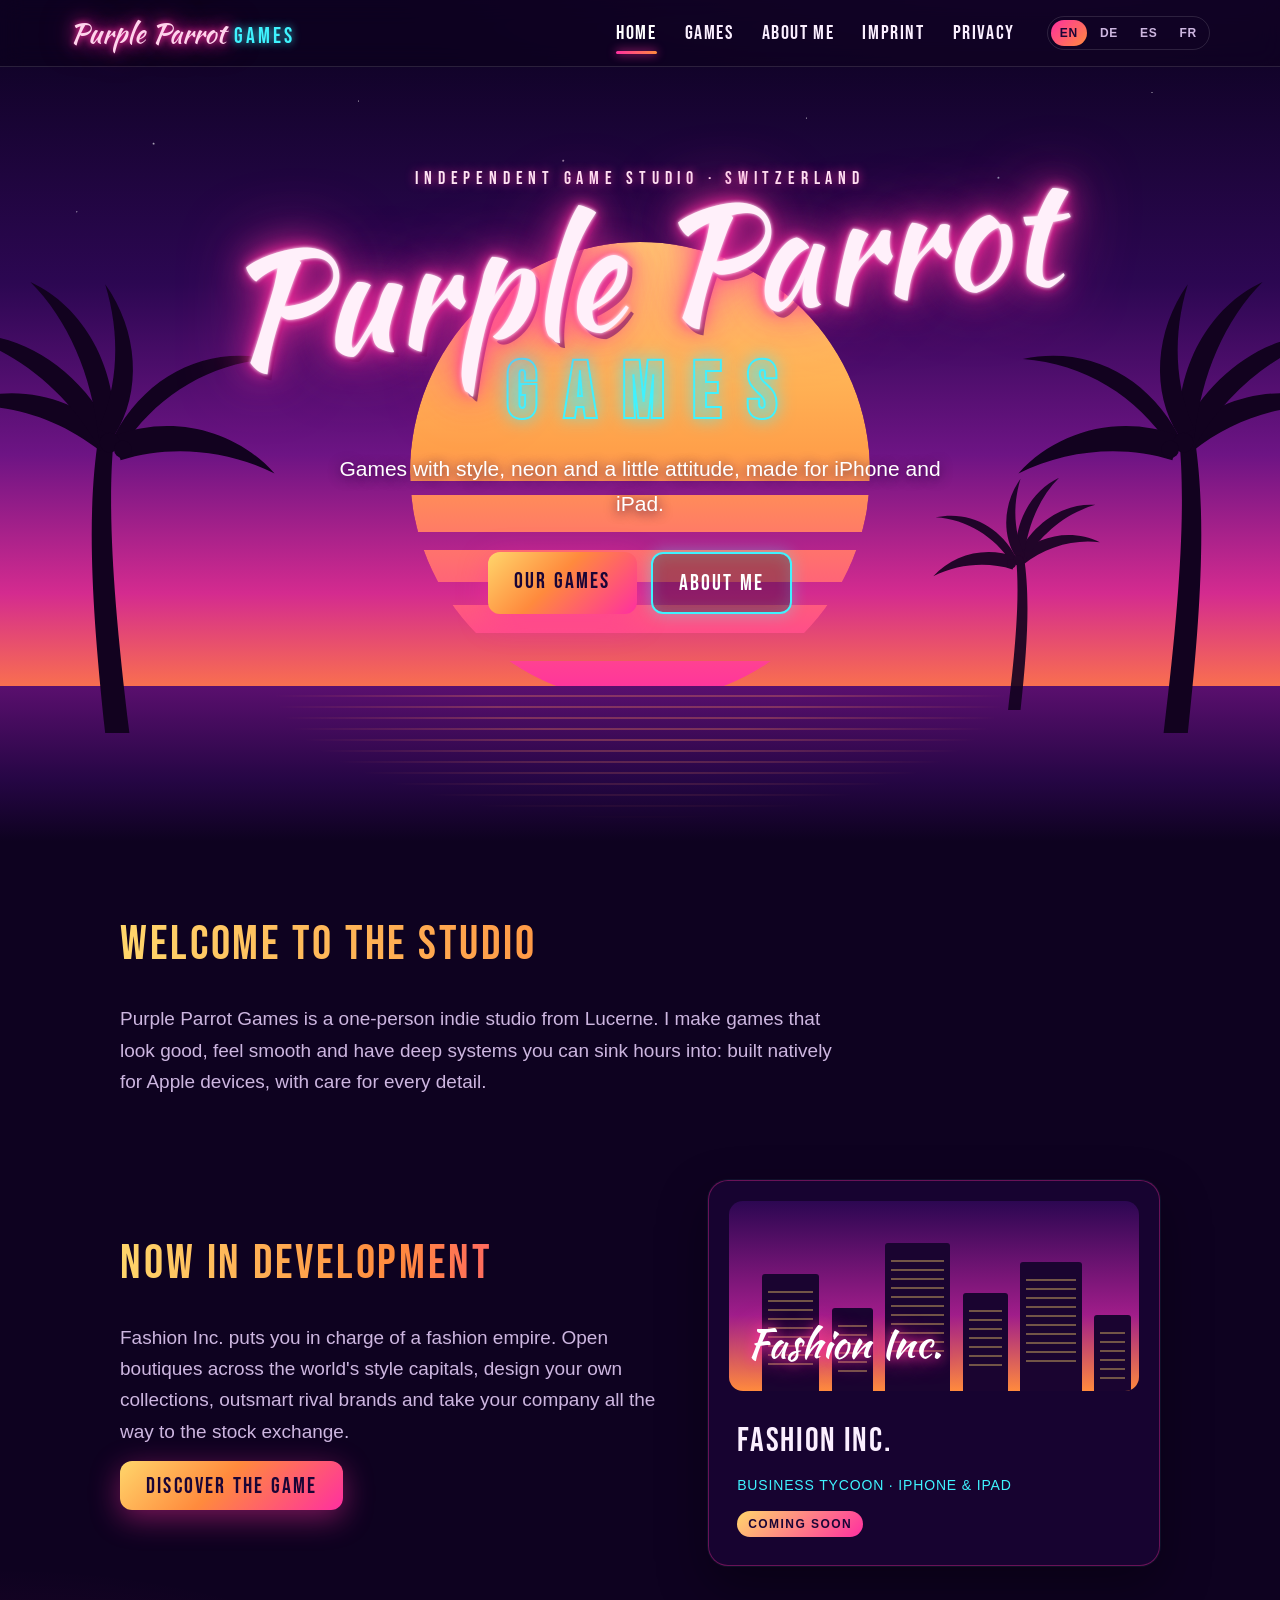
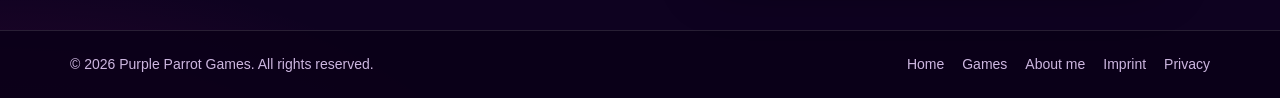
<file: index.html>
<!doctype html>
<html lang="en">
<head>
<meta charset="utf-8">
<meta name="viewport" content="width=device-width, initial-scale=1">
<title data-i18n="title.home">Purple Parrot Games – Independent game studio</title>
<meta name="description" content="Purple Parrot Games – independent game studio from Lucerne, Switzerland.">
<meta name="theme-color" content="#0e0220">
<link rel="icon" href="data:image/svg+xml,%3Csvg xmlns='http://www.w3.org/2000/svg' viewBox='0 0 64 64'%3E%3Cdefs%3E%3ClinearGradient id='g' x1='0' y1='0' x2='0' y2='1'%3E%3Cstop offset='0' stop-color='%23ffd66b'/%3E%3Cstop offset='1' stop-color='%23ff2fa0'/%3E%3C/linearGradient%3E%3C/defs%3E%3Ccircle cx='32' cy='32' r='30' fill='url(%23g)'/%3E%3Ctext x='32' y='43' font-family='Georgia' font-size='30' font-weight='700' text-anchor='middle' fill='%231a0536'%3EP%3C/text%3E%3C/svg%3E">
<link rel="preload" href="assets/fonts/bebas-neue.woff2" as="font" type="font/woff2" crossorigin>
<link rel="stylesheet" href="assets/style.css">
<script src="assets/i18n.js" defer></script>
</head>
<body>
<header class="site-header"><div class="bar">
<a class="logo" href="index.html" aria-label="Purple Parrot Games"><span class="s">Purple Parrot</span><span class="g">GAMES</span></a>
<button class="menu-btn" type="button" aria-expanded="false" aria-controls="nav" data-i18n-aria="menu" aria-label="Menu">&#9776;</button>
<nav class="nav" id="nav"><a href="index.html" aria-current="page"><span data-i18n="nav.home">Home</span></a><a href="games.html"><span data-i18n="nav.games">Games</span></a><a href="about.html"><span data-i18n="nav.about">About me</span></a><a href="impressum.html"><span data-i18n="nav.impressum">Imprint</span></a><a href="datenschutz.html"><span data-i18n="nav.privacy">Privacy</span></a></nav>
<div class="langs" role="group" aria-label="Language"><button type="button" data-lang="en" aria-pressed="true">EN</button><button type="button" data-lang="de" aria-pressed="false">DE</button><button type="button" data-lang="es" aria-pressed="false">ES</button><button type="button" data-lang="fr" aria-pressed="false">FR</button></div>
</div></header>
<main>
<section class="sky hero"><div class="sun" aria-hidden="true"></div><div class="sea" aria-hidden="true"></div><svg class="palm l" viewBox="0 0 300 420" aria-hidden="true" fill="currentColor">
<path d="M150 150c-6 60-2 140 14 270h-22c-14-128-16-206-6-270z"/>
<path d="M150 150c-40-40-100-50-148-26 46-6 96 8 136 40z"/>
<path d="M150 150c-30-60-84-96-140-92 50 14 96 50 126 102z"/>
<path d="M150 150c4-62-28-118-76-140 34 34 56 84 62 142z"/>
<path d="M150 150c30-56 84-82 142-70-56 4-104 34-134 80z"/>
<path d="M150 150c52-20 110-6 146 34-44-22-96-26-140-12z"/>
<path d="M150 150c26-40 22-96-8-138 14 46 12 92-6 132z"/>
<circle cx="146" cy="156" r="9"/><circle cx="158" cy="162" r="8"/>
</svg><svg class="palm r" viewBox="0 0 300 420" aria-hidden="true" fill="currentColor">
<path d="M150 150c-6 60-2 140 14 270h-22c-14-128-16-206-6-270z"/>
<path d="M150 150c-40-40-100-50-148-26 46-6 96 8 136 40z"/>
<path d="M150 150c-30-60-84-96-140-92 50 14 96 50 126 102z"/>
<path d="M150 150c4-62-28-118-76-140 34 34 56 84 62 142z"/>
<path d="M150 150c30-56 84-82 142-70-56 4-104 34-134 80z"/>
<path d="M150 150c52-20 110-6 146 34-44-22-96-26-140-12z"/>
<path d="M150 150c26-40 22-96-8-138 14 46 12 92-6 132z"/>
<circle cx="146" cy="156" r="9"/><circle cx="158" cy="162" r="8"/>
</svg><svg class="palm r small" viewBox="0 0 300 420" aria-hidden="true" fill="currentColor">
<path d="M150 150c-6 60-2 140 14 270h-22c-14-128-16-206-6-270z"/>
<path d="M150 150c-40-40-100-50-148-26 46-6 96 8 136 40z"/>
<path d="M150 150c-30-60-84-96-140-92 50 14 96 50 126 102z"/>
<path d="M150 150c4-62-28-118-76-140 34 34 56 84 62 142z"/>
<path d="M150 150c30-56 84-82 142-70-56 4-104 34-134 80z"/>
<path d="M150 150c52-20 110-6 146 34-44-22-96-26-140-12z"/>
<path d="M150 150c26-40 22-96-8-138 14 46 12 92-6 132z"/>
<circle cx="146" cy="156" r="9"/><circle cx="158" cy="162" r="8"/>
</svg>
<div>
<div data-i18n="home.kicker" class="kicker">Independent game studio · Switzerland</div>
<h1 class="brand-xl"><span class="s">Purple Parrot</span><span class="g">GAMES</span></h1>
<p data-i18n="home.tagline" class="tagline">Games with style, neon and a little attitude, made for iPhone and iPad.</p>
<div class="btns"><a class="btn primary" href="games.html"><span data-i18n="home.cta.games">Our games</span></a><a class="btn ghost" href="about.html"><span data-i18n="home.cta.about">About me</span></a></div>
</div></section>
<section class="wrap">
<h2 data-i18n="home.studio.title" class="section-title">Welcome to the studio</h2>
<p data-i18n="home.studio.text" class="lead">Purple Parrot Games is a one-person indie studio from Lucerne. I make games that look good, feel smooth and have deep systems you can sink hours into: built natively for Apple devices, with care for every detail.</p>
</section>
<section class="wrap" style="padding-top:0">
<div class="feature">
<div>
<h2 data-i18n="home.feat.title" class="section-title">Now in development</h2>
<p data-i18n="home.feat.text" class="lead">Fashion Inc. puts you in charge of a fashion empire. Open boutiques across the world&#x27;s style capitals, design your own collections, outsmart rival brands and take your company all the way to the stock exchange.</p>
<p style="margin-top:22px"><a class="btn primary" href="games.html"><span data-i18n="home.feat.cta">Discover the game</span></a></p>
</div>
<div class="card">
<div class="game-art" aria-hidden="true">
<span class="tower" style="left:8%;width:14%;height:62%"></span><span class="tower" style="left:25%;width:10%;height:44%"></span>
<span class="tower" style="left:38%;width:16%;height:78%"></span><span class="tower" style="left:57%;width:11%;height:52%"></span>
<span class="tower" style="left:71%;width:15%;height:68%"></span><span class="tower" style="left:89%;width:9%;height:40%"></span>
<span class="tag">Fashion Inc.</span></div>
<h3>Fashion Inc.</h3><div data-i18n="games.fi.meta" class="meta">Business tycoon · iPhone &amp; iPad</div><span data-i18n="badge.soon" class="badge">Coming soon</span>
</div>
</div>
</section>
</main>
<footer class="site-footer"><div class="bar">
<span>© 2026 Purple Parrot Games. <span data-i18n="footer.rights">All rights reserved.</span></span>
<nav><a href="index.html"><span data-i18n="nav.home">Home</span></a><a href="games.html"><span data-i18n="nav.games">Games</span></a><a href="about.html"><span data-i18n="nav.about">About me</span></a><a href="impressum.html"><span data-i18n="nav.impressum">Imprint</span></a><a href="datenschutz.html"><span data-i18n="nav.privacy">Privacy</span></a></nav></div></footer>
</body>
</html>
</file>
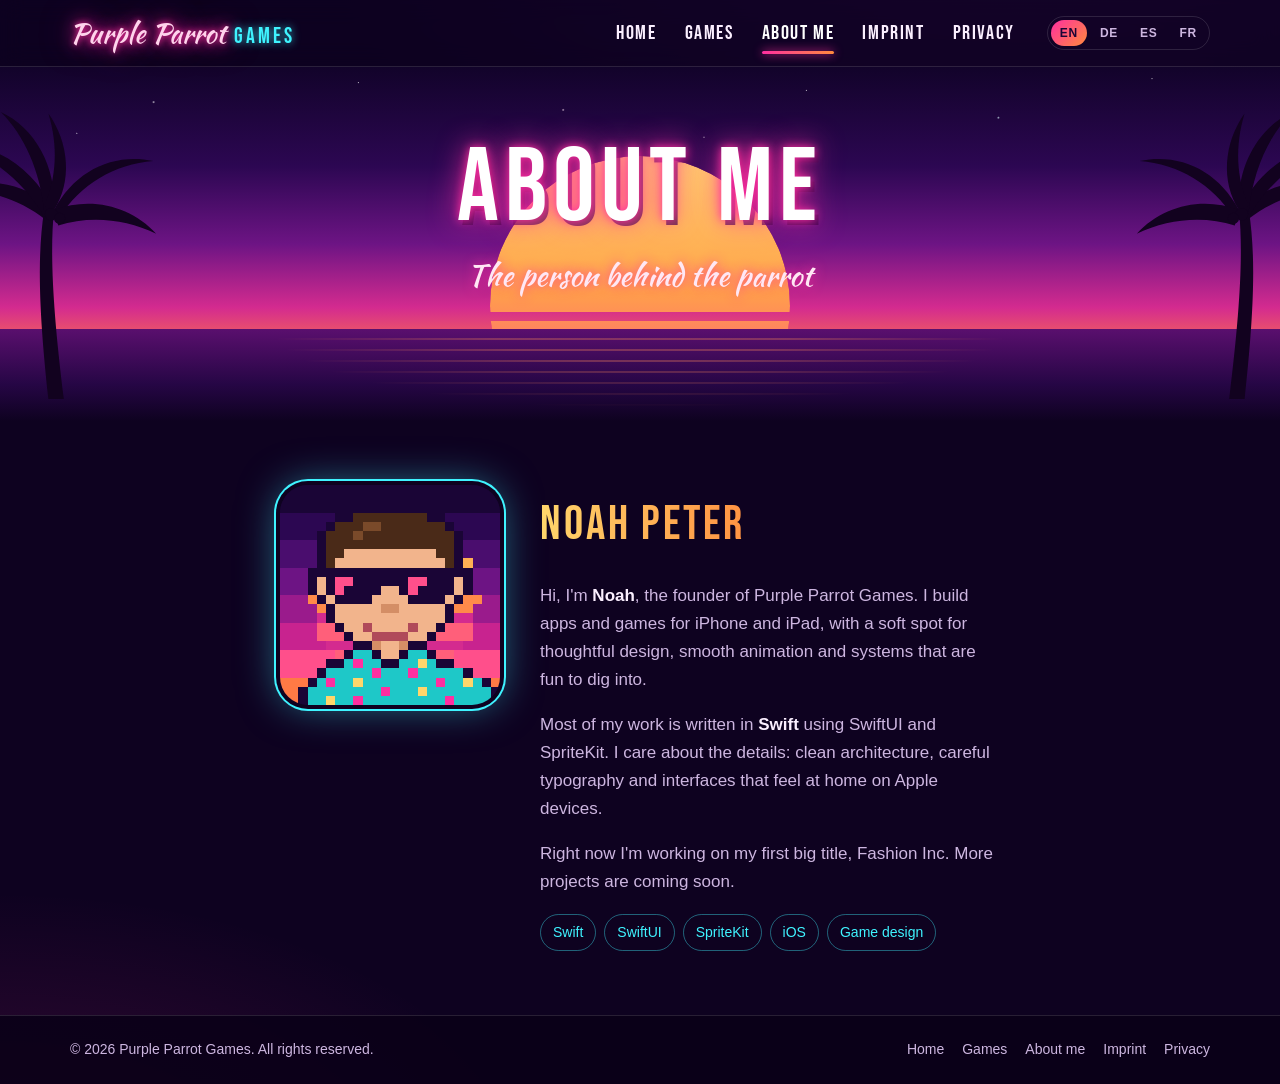
<file: about.html>
<!doctype html>
<html lang="en">
<head>
<meta charset="utf-8">
<meta name="viewport" content="width=device-width, initial-scale=1">
<title data-i18n="title.about">About me – Purple Parrot Games</title>
<meta name="description" content="Purple Parrot Games – independent game studio from Lucerne, Switzerland.">
<meta name="theme-color" content="#0e0220">
<link rel="icon" href="data:image/svg+xml,%3Csvg xmlns='http://www.w3.org/2000/svg' viewBox='0 0 64 64'%3E%3Cdefs%3E%3ClinearGradient id='g' x1='0' y1='0' x2='0' y2='1'%3E%3Cstop offset='0' stop-color='%23ffd66b'/%3E%3Cstop offset='1' stop-color='%23ff2fa0'/%3E%3C/linearGradient%3E%3C/defs%3E%3Ccircle cx='32' cy='32' r='30' fill='url(%23g)'/%3E%3Ctext x='32' y='43' font-family='Georgia' font-size='30' font-weight='700' text-anchor='middle' fill='%231a0536'%3EP%3C/text%3E%3C/svg%3E">
<link rel="preload" href="assets/fonts/bebas-neue.woff2" as="font" type="font/woff2" crossorigin>
<link rel="stylesheet" href="assets/style.css">
<script src="assets/i18n.js" defer></script>
</head>
<body>
<header class="site-header"><div class="bar">
<a class="logo" href="index.html" aria-label="Purple Parrot Games"><span class="s">Purple Parrot</span><span class="g">GAMES</span></a>
<button class="menu-btn" type="button" aria-expanded="false" aria-controls="nav" data-i18n-aria="menu" aria-label="Menu">&#9776;</button>
<nav class="nav" id="nav"><a href="index.html"><span data-i18n="nav.home">Home</span></a><a href="games.html"><span data-i18n="nav.games">Games</span></a><a href="about.html" aria-current="page"><span data-i18n="nav.about">About me</span></a><a href="impressum.html"><span data-i18n="nav.impressum">Imprint</span></a><a href="datenschutz.html"><span data-i18n="nav.privacy">Privacy</span></a></nav>
<div class="langs" role="group" aria-label="Language"><button type="button" data-lang="en" aria-pressed="true">EN</button><button type="button" data-lang="de" aria-pressed="false">DE</button><button type="button" data-lang="es" aria-pressed="false">ES</button><button type="button" data-lang="fr" aria-pressed="false">FR</button></div>
</div></header>
<main>
<section class="sky page-hero"><div class="sun" aria-hidden="true"></div><div class="sea" aria-hidden="true"></div><svg class="palm l" viewBox="0 0 300 420" aria-hidden="true" fill="currentColor">
<path d="M150 150c-6 60-2 140 14 270h-22c-14-128-16-206-6-270z"/>
<path d="M150 150c-40-40-100-50-148-26 46-6 96 8 136 40z"/>
<path d="M150 150c-30-60-84-96-140-92 50 14 96 50 126 102z"/>
<path d="M150 150c4-62-28-118-76-140 34 34 56 84 62 142z"/>
<path d="M150 150c30-56 84-82 142-70-56 4-104 34-134 80z"/>
<path d="M150 150c52-20 110-6 146 34-44-22-96-26-140-12z"/>
<path d="M150 150c26-40 22-96-8-138 14 46 12 92-6 132z"/>
<circle cx="146" cy="156" r="9"/><circle cx="158" cy="162" r="8"/>
</svg><svg class="palm r" viewBox="0 0 300 420" aria-hidden="true" fill="currentColor">
<path d="M150 150c-6 60-2 140 14 270h-22c-14-128-16-206-6-270z"/>
<path d="M150 150c-40-40-100-50-148-26 46-6 96 8 136 40z"/>
<path d="M150 150c-30-60-84-96-140-92 50 14 96 50 126 102z"/>
<path d="M150 150c4-62-28-118-76-140 34 34 56 84 62 142z"/>
<path d="M150 150c30-56 84-82 142-70-56 4-104 34-134 80z"/>
<path d="M150 150c52-20 110-6 146 34-44-22-96-26-140-12z"/>
<path d="M150 150c26-40 22-96-8-138 14 46 12 92-6 132z"/>
<circle cx="146" cy="156" r="9"/><circle cx="158" cy="162" r="8"/>
</svg>
<h1 data-i18n="nav.about">About me</h1><p data-i18n="about.sub">The person behind the parrot</p></section>
<section class="wrap narrow">
<div class="about">
<div class="avatar" style="background:#1a0536;border-radius:28px;overflow:hidden"><svg class="pixel-avatar" style="width:100%;height:100%;display:block" viewBox="0 0 24 24" shape-rendering="crispEdges" role="img" aria-label="Pixel art portrait of Noah"><rect x="0" y="0" width="24" height="1" fill="#1a0536"/><rect x="0" y="1" width="24" height="1" fill="#1a0536"/><rect x="0" y="2" width="24" height="1" fill="#1a0536"/><rect x="0" y="3" width="6" height="1" fill="#2c0752"/><rect x="6" y="3" width="2" height="1" fill="#1a0536"/><rect x="8" y="3" width="8" height="1" fill="#4a2a18"/><rect x="16" y="3" width="2" height="1" fill="#1a0536"/><rect x="18" y="3" width="6" height="1" fill="#2c0752"/><rect x="0" y="4" width="5" height="1" fill="#2c0752"/><rect x="5" y="4" width="1" height="1" fill="#1a0536"/><rect x="6" y="4" width="3" height="1" fill="#4a2a18"/><rect x="9" y="4" width="2" height="1" fill="#7a4a2a"/><rect x="11" y="4" width="7" height="1" fill="#4a2a18"/><rect x="18" y="4" width="1" height="1" fill="#1a0536"/><rect x="19" y="4" width="5" height="1" fill="#2c0752"/><rect x="0" y="5" width="4" height="1" fill="#2c0752"/><rect x="4" y="5" width="1" height="1" fill="#1a0536"/><rect x="5" y="5" width="3" height="1" fill="#4a2a18"/><rect x="8" y="5" width="1" height="1" fill="#7a4a2a"/><rect x="9" y="5" width="10" height="1" fill="#4a2a18"/><rect x="19" y="5" width="1" height="1" fill="#1a0536"/><rect x="20" y="5" width="4" height="1" fill="#2c0752"/><rect x="0" y="6" width="4" height="1" fill="#4a0d6e"/><rect x="4" y="6" width="1" height="1" fill="#1a0536"/><rect x="5" y="6" width="14" height="1" fill="#4a2a18"/><rect x="19" y="6" width="1" height="1" fill="#1a0536"/><rect x="20" y="6" width="4" height="1" fill="#4a0d6e"/><rect x="0" y="7" width="4" height="1" fill="#4a0d6e"/><rect x="4" y="7" width="1" height="1" fill="#1a0536"/><rect x="5" y="7" width="2" height="1" fill="#4a2a18"/><rect x="7" y="7" width="10" height="1" fill="#f2b48c"/><rect x="17" y="7" width="2" height="1" fill="#4a2a18"/><rect x="19" y="7" width="1" height="1" fill="#1a0536"/><rect x="20" y="7" width="4" height="1" fill="#4a0d6e"/><rect x="0" y="8" width="4" height="1" fill="#4a0d6e"/><rect x="4" y="8" width="1" height="1" fill="#1a0536"/><rect x="5" y="8" width="1" height="1" fill="#4a2a18"/><rect x="6" y="8" width="12" height="1" fill="#f2b48c"/><rect x="18" y="8" width="1" height="1" fill="#4a2a18"/><rect x="19" y="8" width="1" height="1" fill="#1a0536"/><rect x="20" y="8" width="1" height="1" fill="#ffb054"/><rect x="21" y="8" width="3" height="1" fill="#4a0d6e"/><rect x="0" y="9" width="3" height="1" fill="#6d1484"/><rect x="3" y="9" width="18" height="1" fill="#1a0536"/><rect x="21" y="9" width="3" height="1" fill="#6d1484"/><rect x="0" y="10" width="3" height="1" fill="#6d1484"/><rect x="3" y="10" width="1" height="1" fill="#1a0536"/><rect x="4" y="10" width="1" height="1" fill="#f2b48c"/><rect x="5" y="10" width="1" height="1" fill="#1a0536"/><rect x="6" y="10" width="2" height="1" fill="#ff4f8b"/><rect x="8" y="10" width="6" height="1" fill="#1a0536"/><rect x="14" y="10" width="2" height="1" fill="#ff4f8b"/><rect x="16" y="10" width="3" height="1" fill="#1a0536"/><rect x="19" y="10" width="1" height="1" fill="#f2b48c"/><rect x="20" y="10" width="1" height="1" fill="#1a0536"/><rect x="21" y="10" width="3" height="1" fill="#6d1484"/><rect x="0" y="11" width="3" height="1" fill="#6d1484"/><rect x="3" y="11" width="1" height="1" fill="#1a0536"/><rect x="4" y="11" width="1" height="1" fill="#f2b48c"/><rect x="5" y="11" width="1" height="1" fill="#1a0536"/><rect x="6" y="11" width="1" height="1" fill="#ff4f8b"/><rect x="7" y="11" width="4" height="1" fill="#1a0536"/><rect x="11" y="11" width="2" height="1" fill="#f2b48c"/><rect x="13" y="11" width="1" height="1" fill="#1a0536"/><rect x="14" y="11" width="1" height="1" fill="#ff4f8b"/><rect x="15" y="11" width="4" height="1" fill="#1a0536"/><rect x="19" y="11" width="1" height="1" fill="#f2b48c"/><rect x="20" y="11" width="1" height="1" fill="#1a0536"/><rect x="21" y="11" width="3" height="1" fill="#6d1484"/><rect x="0" y="12" width="3" height="1" fill="#9a1b8c"/><rect x="3" y="12" width="1" height="1" fill="#ff8a4a"/><rect x="4" y="12" width="1" height="1" fill="#1a0536"/><rect x="5" y="12" width="1" height="1" fill="#f2b48c"/><rect x="6" y="12" width="4" height="1" fill="#1a0536"/><rect x="10" y="12" width="4" height="1" fill="#f2b48c"/><rect x="14" y="12" width="4" height="1" fill="#1a0536"/><rect x="18" y="12" width="1" height="1" fill="#f2b48c"/><rect x="19" y="12" width="1" height="1" fill="#1a0536"/><rect x="20" y="12" width="2" height="1" fill="#ff8a4a"/><rect x="22" y="12" width="2" height="1" fill="#9a1b8c"/><rect x="0" y="13" width="4" height="1" fill="#9a1b8c"/><rect x="4" y="13" width="1" height="1" fill="#ff8a4a"/><rect x="5" y="13" width="1" height="1" fill="#1a0536"/><rect x="6" y="13" width="5" height="1" fill="#f2b48c"/><rect x="11" y="13" width="2" height="1" fill="#d48e66"/><rect x="13" y="13" width="5" height="1" fill="#f2b48c"/><rect x="18" y="13" width="1" height="1" fill="#1a0536"/><rect x="19" y="13" width="2" height="1" fill="#ff8a4a"/><rect x="21" y="13" width="3" height="1" fill="#9a1b8c"/><rect x="0" y="14" width="4" height="1" fill="#9a1b8c"/><rect x="4" y="14" width="1" height="1" fill="#d42b8f"/><rect x="5" y="14" width="1" height="1" fill="#1a0536"/><rect x="6" y="14" width="12" height="1" fill="#f2b48c"/><rect x="18" y="14" width="1" height="1" fill="#1a0536"/><rect x="19" y="14" width="2" height="1" fill="#d42b8f"/><rect x="21" y="14" width="3" height="1" fill="#9a1b8c"/><rect x="0" y="15" width="4" height="1" fill="#c8238f"/><rect x="4" y="15" width="2" height="1" fill="#ff5f7a"/><rect x="6" y="15" width="1" height="1" fill="#1a0536"/><rect x="7" y="15" width="2" height="1" fill="#f2b48c"/><rect x="9" y="15" width="1" height="1" fill="#b04a5a"/><rect x="10" y="15" width="4" height="1" fill="#f2b48c"/><rect x="14" y="15" width="1" height="1" fill="#b04a5a"/><rect x="15" y="15" width="2" height="1" fill="#f2b48c"/><rect x="17" y="15" width="1" height="1" fill="#1a0536"/><rect x="18" y="15" width="3" height="1" fill="#ff5f7a"/><rect x="21" y="15" width="3" height="1" fill="#c8238f"/><rect x="0" y="16" width="4" height="1" fill="#c8238f"/><rect x="4" y="16" width="3" height="1" fill="#ff5f7a"/><rect x="7" y="16" width="1" height="1" fill="#1a0536"/><rect x="8" y="16" width="2" height="1" fill="#f2b48c"/><rect x="10" y="16" width="4" height="1" fill="#b04a5a"/><rect x="14" y="16" width="2" height="1" fill="#f2b48c"/><rect x="16" y="16" width="1" height="1" fill="#1a0536"/><rect x="17" y="16" width="4" height="1" fill="#ff5f7a"/><rect x="21" y="16" width="3" height="1" fill="#c8238f"/><rect x="0" y="17" width="5" height="1" fill="#c8238f"/><rect x="5" y="17" width="3" height="1" fill="#d42b8f"/><rect x="8" y="17" width="2" height="1" fill="#1a0536"/><rect x="10" y="17" width="1" height="1" fill="#d48e66"/><rect x="11" y="17" width="2" height="1" fill="#f2b48c"/><rect x="13" y="17" width="1" height="1" fill="#d48e66"/><rect x="14" y="17" width="2" height="1" fill="#1a0536"/><rect x="16" y="17" width="4" height="1" fill="#d42b8f"/><rect x="20" y="17" width="4" height="1" fill="#c8238f"/><rect x="0" y="18" width="6" height="1" fill="#ff4f8b"/><rect x="6" y="18" width="1" height="1" fill="#ff5f7a"/><rect x="7" y="18" width="1" height="1" fill="#1a0536"/><rect x="8" y="18" width="2" height="1" fill="#1ec8c8"/><rect x="10" y="18" width="1" height="1" fill="#1a0536"/><rect x="11" y="18" width="2" height="1" fill="#f2b48c"/><rect x="13" y="18" width="1" height="1" fill="#1a0536"/><rect x="14" y="18" width="2" height="1" fill="#1ec8c8"/><rect x="16" y="18" width="1" height="1" fill="#1a0536"/><rect x="17" y="18" width="2" height="1" fill="#ff5f7a"/><rect x="19" y="18" width="5" height="1" fill="#ff4f8b"/><rect x="0" y="19" width="5" height="1" fill="#ff4f8b"/><rect x="5" y="19" width="2" height="1" fill="#1a0536"/><rect x="7" y="19" width="1" height="1" fill="#1ec8c8"/><rect x="8" y="19" width="1" height="1" fill="#ff2fa0"/><rect x="9" y="19" width="2" height="1" fill="#1ec8c8"/><rect x="11" y="19" width="2" height="1" fill="#1a0536"/><rect x="13" y="19" width="2" height="1" fill="#1ec8c8"/><rect x="15" y="19" width="1" height="1" fill="#ffd66b"/><rect x="16" y="19" width="1" height="1" fill="#1ec8c8"/><rect x="17" y="19" width="2" height="1" fill="#1a0536"/><rect x="19" y="19" width="5" height="1" fill="#ff4f8b"/><rect x="0" y="20" width="4" height="1" fill="#ff4f8b"/><rect x="4" y="20" width="1" height="1" fill="#1a0536"/><rect x="5" y="20" width="5" height="1" fill="#1ec8c8"/><rect x="10" y="20" width="1" height="1" fill="#ff2fa0"/><rect x="11" y="20" width="3" height="1" fill="#1ec8c8"/><rect x="14" y="20" width="1" height="1" fill="#ff2fa0"/><rect x="15" y="20" width="5" height="1" fill="#1ec8c8"/><rect x="20" y="20" width="1" height="1" fill="#1a0536"/><rect x="21" y="20" width="3" height="1" fill="#ff4f8b"/><rect x="0" y="21" width="3" height="1" fill="#ff7a45"/><rect x="3" y="21" width="1" height="1" fill="#1a0536"/><rect x="4" y="21" width="1" height="1" fill="#1ec8c8"/><rect x="5" y="21" width="1" height="1" fill="#ff2fa0"/><rect x="6" y="21" width="2" height="1" fill="#1ec8c8"/><rect x="8" y="21" width="1" height="1" fill="#ffd66b"/><rect x="9" y="21" width="8" height="1" fill="#1ec8c8"/><rect x="17" y="21" width="1" height="1" fill="#ff2fa0"/><rect x="18" y="21" width="2" height="1" fill="#1ec8c8"/><rect x="20" y="21" width="1" height="1" fill="#ffd66b"/><rect x="21" y="21" width="1" height="1" fill="#1ec8c8"/><rect x="22" y="21" width="1" height="1" fill="#1a0536"/><rect x="23" y="21" width="1" height="1" fill="#ff7a45"/><rect x="0" y="22" width="2" height="1" fill="#ff7a45"/><rect x="2" y="22" width="1" height="1" fill="#1a0536"/><rect x="3" y="22" width="8" height="1" fill="#1ec8c8"/><rect x="11" y="22" width="1" height="1" fill="#ff2fa0"/><rect x="12" y="22" width="3" height="1" fill="#1ec8c8"/><rect x="15" y="22" width="1" height="1" fill="#ffd66b"/><rect x="16" y="22" width="7" height="1" fill="#1ec8c8"/><rect x="23" y="22" width="1" height="1" fill="#1a0536"/><rect x="0" y="23" width="2" height="1" fill="#ff7a45"/><rect x="2" y="23" width="1" height="1" fill="#1a0536"/><rect x="3" y="23" width="2" height="1" fill="#1ec8c8"/><rect x="5" y="23" width="1" height="1" fill="#ffd66b"/><rect x="6" y="23" width="2" height="1" fill="#1ec8c8"/><rect x="8" y="23" width="1" height="1" fill="#ff2fa0"/><rect x="9" y="23" width="9" height="1" fill="#1ec8c8"/><rect x="18" y="23" width="1" height="1" fill="#ff2fa0"/><rect x="19" y="23" width="4" height="1" fill="#1ec8c8"/><rect x="23" y="23" width="1" height="1" fill="#1a0536"/></svg></div>
<div>
<h2 class="section-title">Noah Peter</h2>
<p data-i18n-html="about.p1_html">Hi, I'm <strong>Noah</strong>, the founder of Purple Parrot Games. I build apps and games for iPhone and iPad, with a soft spot for thoughtful design, smooth animation and systems that are fun to dig into.</p>
<p data-i18n-html="about.p2_html">Most of my work is written in <strong>Swift</strong> using SwiftUI and SpriteKit. I care about the details: clean architecture, careful typography and interfaces that feel at home on Apple devices.</p>
<p data-i18n="about.p3">Right now I&#x27;m working on my first big title, Fashion Inc. More projects are coming soon.</p>
<div class="chips"><span>Swift</span><span>SwiftUI</span><span>SpriteKit</span><span>iOS</span><span>Game design</span></div>
</div>
</div>
</section>
</main>
<footer class="site-footer"><div class="bar">
<span>© 2026 Purple Parrot Games. <span data-i18n="footer.rights">All rights reserved.</span></span>
<nav><a href="index.html"><span data-i18n="nav.home">Home</span></a><a href="games.html"><span data-i18n="nav.games">Games</span></a><a href="about.html"><span data-i18n="nav.about">About me</span></a><a href="impressum.html"><span data-i18n="nav.impressum">Imprint</span></a><a href="datenschutz.html"><span data-i18n="nav.privacy">Privacy</span></a></nav></div></footer>
</body>
</html>
</file>
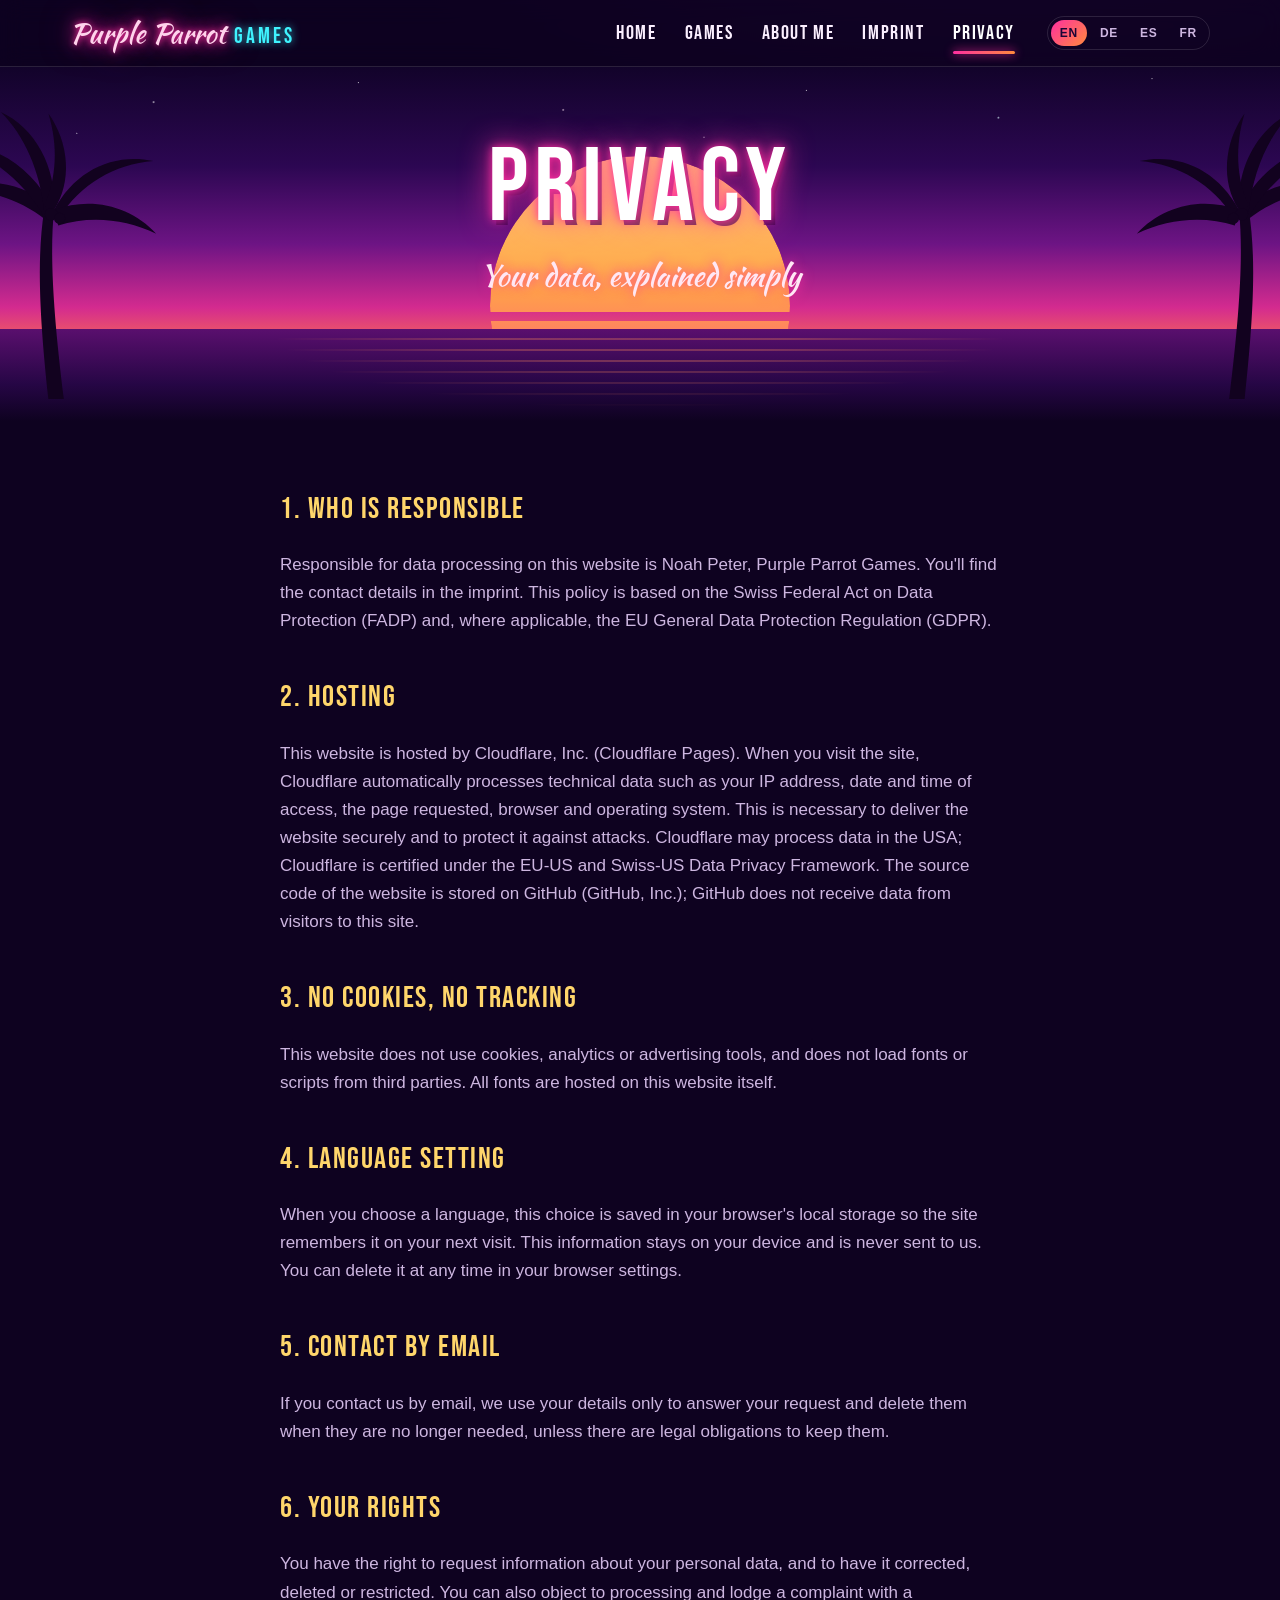
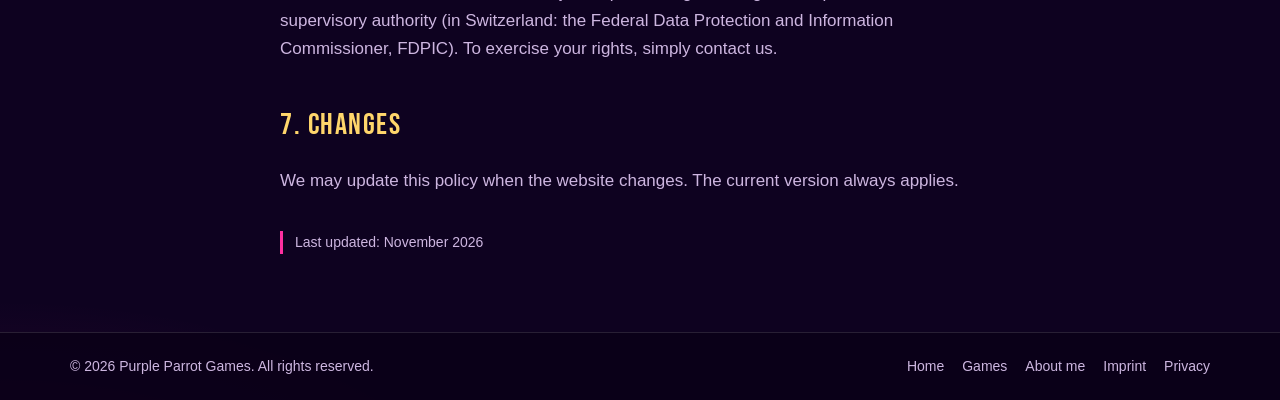
<file: datenschutz.html>
<!doctype html>
<html lang="en">
<head>
<meta charset="utf-8">
<meta name="viewport" content="width=device-width, initial-scale=1">
<title data-i18n="title.privacy">Privacy policy – Purple Parrot Games</title>
<meta name="description" content="Purple Parrot Games – independent game studio from Lucerne, Switzerland.">
<meta name="theme-color" content="#0e0220">
<link rel="icon" href="data:image/svg+xml,%3Csvg xmlns='http://www.w3.org/2000/svg' viewBox='0 0 64 64'%3E%3Cdefs%3E%3ClinearGradient id='g' x1='0' y1='0' x2='0' y2='1'%3E%3Cstop offset='0' stop-color='%23ffd66b'/%3E%3Cstop offset='1' stop-color='%23ff2fa0'/%3E%3C/linearGradient%3E%3C/defs%3E%3Ccircle cx='32' cy='32' r='30' fill='url(%23g)'/%3E%3Ctext x='32' y='43' font-family='Georgia' font-size='30' font-weight='700' text-anchor='middle' fill='%231a0536'%3EP%3C/text%3E%3C/svg%3E">
<link rel="preload" href="assets/fonts/bebas-neue.woff2" as="font" type="font/woff2" crossorigin>
<link rel="stylesheet" href="assets/style.css">
<script src="assets/i18n.js" defer></script>
</head>
<body>
<header class="site-header"><div class="bar">
<a class="logo" href="index.html" aria-label="Purple Parrot Games"><span class="s">Purple Parrot</span><span class="g">GAMES</span></a>
<button class="menu-btn" type="button" aria-expanded="false" aria-controls="nav" data-i18n-aria="menu" aria-label="Menu">&#9776;</button>
<nav class="nav" id="nav"><a href="index.html"><span data-i18n="nav.home">Home</span></a><a href="games.html"><span data-i18n="nav.games">Games</span></a><a href="about.html"><span data-i18n="nav.about">About me</span></a><a href="impressum.html"><span data-i18n="nav.impressum">Imprint</span></a><a href="datenschutz.html" aria-current="page"><span data-i18n="nav.privacy">Privacy</span></a></nav>
<div class="langs" role="group" aria-label="Language"><button type="button" data-lang="en" aria-pressed="true">EN</button><button type="button" data-lang="de" aria-pressed="false">DE</button><button type="button" data-lang="es" aria-pressed="false">ES</button><button type="button" data-lang="fr" aria-pressed="false">FR</button></div>
</div></header>
<main>
<section class="sky page-hero"><div class="sun" aria-hidden="true"></div><div class="sea" aria-hidden="true"></div><svg class="palm l" viewBox="0 0 300 420" aria-hidden="true" fill="currentColor">
<path d="M150 150c-6 60-2 140 14 270h-22c-14-128-16-206-6-270z"/>
<path d="M150 150c-40-40-100-50-148-26 46-6 96 8 136 40z"/>
<path d="M150 150c-30-60-84-96-140-92 50 14 96 50 126 102z"/>
<path d="M150 150c4-62-28-118-76-140 34 34 56 84 62 142z"/>
<path d="M150 150c30-56 84-82 142-70-56 4-104 34-134 80z"/>
<path d="M150 150c52-20 110-6 146 34-44-22-96-26-140-12z"/>
<path d="M150 150c26-40 22-96-8-138 14 46 12 92-6 132z"/>
<circle cx="146" cy="156" r="9"/><circle cx="158" cy="162" r="8"/>
</svg><svg class="palm r" viewBox="0 0 300 420" aria-hidden="true" fill="currentColor">
<path d="M150 150c-6 60-2 140 14 270h-22c-14-128-16-206-6-270z"/>
<path d="M150 150c-40-40-100-50-148-26 46-6 96 8 136 40z"/>
<path d="M150 150c-30-60-84-96-140-92 50 14 96 50 126 102z"/>
<path d="M150 150c4-62-28-118-76-140 34 34 56 84 62 142z"/>
<path d="M150 150c30-56 84-82 142-70-56 4-104 34-134 80z"/>
<path d="M150 150c52-20 110-6 146 34-44-22-96-26-140-12z"/>
<path d="M150 150c26-40 22-96-8-138 14 46 12 92-6 132z"/>
<circle cx="146" cy="156" r="9"/><circle cx="158" cy="162" r="8"/>
</svg>
<h1 data-i18n="nav.privacy">Privacy</h1><p data-i18n="priv.sub">Your data, explained simply</p></section>
<section class="wrap narrow legal">
<h2 data-i18n="priv.h1">1. Who is responsible</h2><p data-i18n="priv.p1">Responsible for data processing on this website is Noah Peter, Purple Parrot Games. You&#x27;ll find the contact details in the imprint. This policy is based on the Swiss Federal Act on Data Protection (FADP) and, where applicable, the EU General Data Protection Regulation (GDPR).</p><h2 data-i18n="priv.h2">2. Hosting</h2><p data-i18n="priv.p2">This website is hosted by Cloudflare, Inc. (Cloudflare Pages). When you visit the site, Cloudflare automatically processes technical data such as your IP address, date and time of access, the page requested, browser and operating system. This is necessary to deliver the website securely and to protect it against attacks. Cloudflare may process data in the USA; Cloudflare is certified under the EU-US and Swiss-US Data Privacy Framework. The source code of the website is stored on GitHub (GitHub, Inc.); GitHub does not receive data from visitors to this site.</p><h2 data-i18n="priv.h3">3. No cookies, no tracking</h2><p data-i18n="priv.p3">This website does not use cookies, analytics or advertising tools, and does not load fonts or scripts from third parties. All fonts are hosted on this website itself.</p><h2 data-i18n="priv.h4">4. Language setting</h2><p data-i18n="priv.p4">When you choose a language, this choice is saved in your browser&#x27;s local storage so the site remembers it on your next visit. This information stays on your device and is never sent to us. You can delete it at any time in your browser settings.</p><h2 data-i18n="priv.h5">5. Contact by email</h2><p data-i18n="priv.p5">If you contact us by email, we use your details only to answer your request and delete them when they are no longer needed, unless there are legal obligations to keep them.</p><h2 data-i18n="priv.h6">6. Your rights</h2><p data-i18n="priv.p6">You have the right to request information about your personal data, and to have it corrected, deleted or restricted. You can also object to processing and lodge a complaint with a supervisory authority (in Switzerland: the Federal Data Protection and Information Commissioner, FDPIC). To exercise your rights, simply contact us.</p><h2 data-i18n="priv.h7">7. Changes</h2><p data-i18n="priv.p7">We may update this policy when the website changes. The current version always applies.</p>
<p data-i18n="priv.updated" class="note">Last updated: November 2026</p>
</section>
</main>
<footer class="site-footer"><div class="bar">
<span>© 2026 Purple Parrot Games. <span data-i18n="footer.rights">All rights reserved.</span></span>
<nav><a href="index.html"><span data-i18n="nav.home">Home</span></a><a href="games.html"><span data-i18n="nav.games">Games</span></a><a href="about.html"><span data-i18n="nav.about">About me</span></a><a href="impressum.html"><span data-i18n="nav.impressum">Imprint</span></a><a href="datenschutz.html"><span data-i18n="nav.privacy">Privacy</span></a></nav></div></footer>
</body>
</html>
</file>
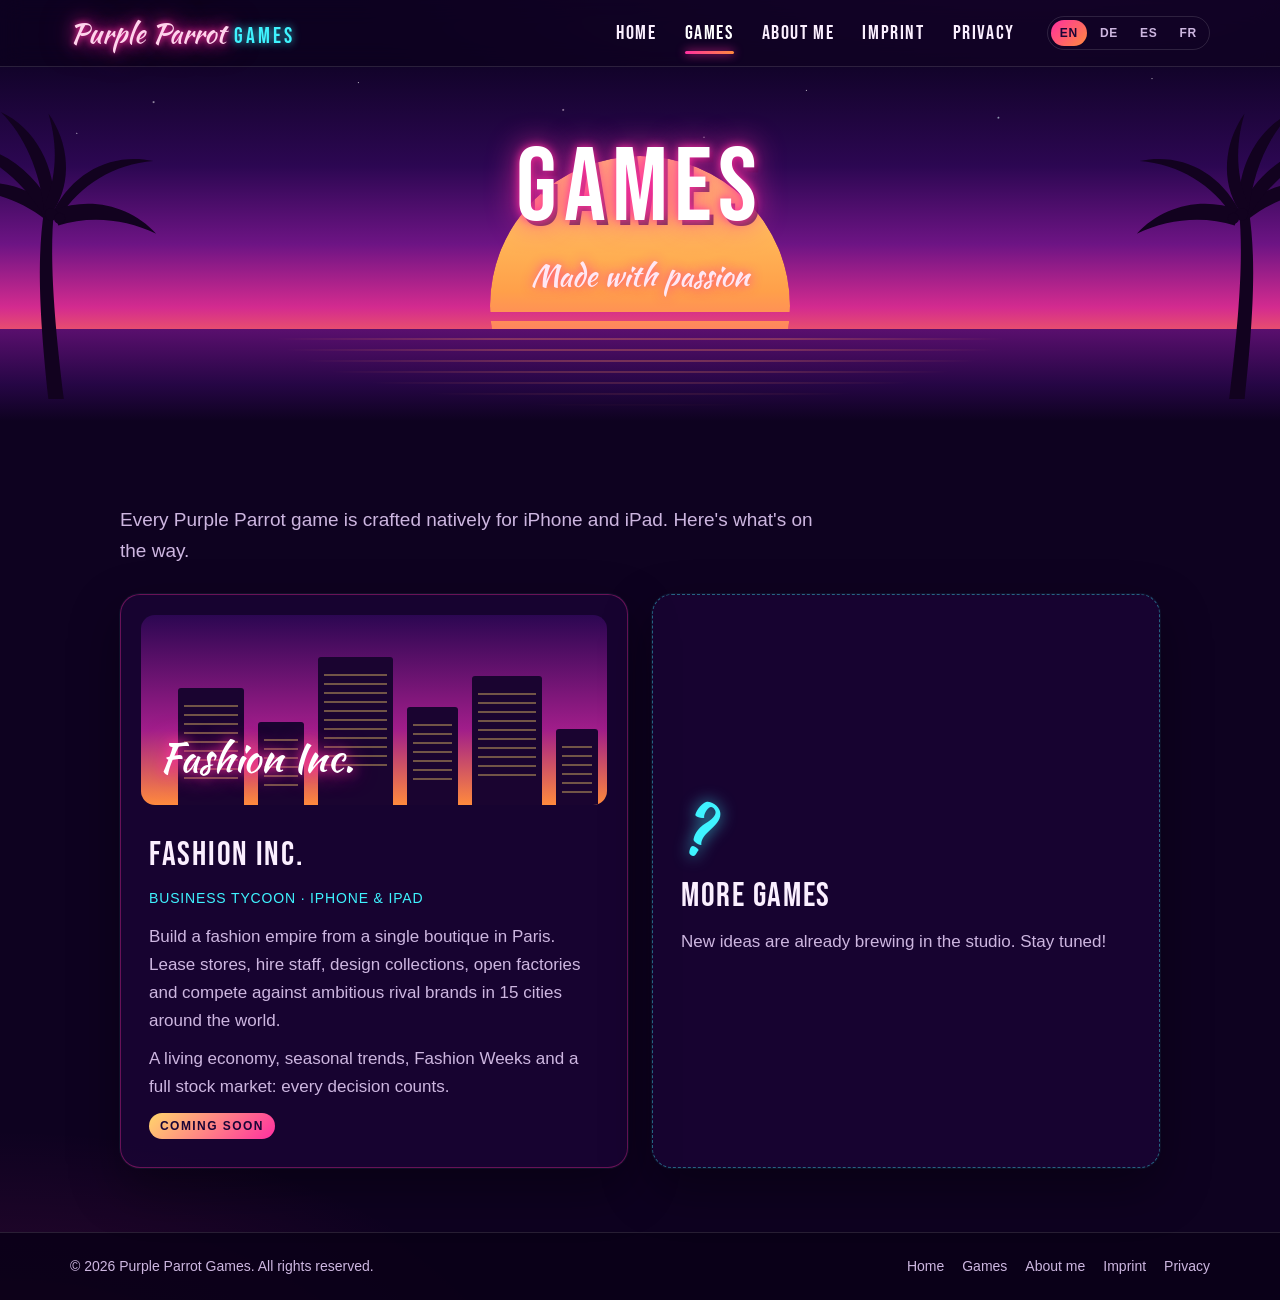
<file: games.html>
<!doctype html>
<html lang="en">
<head>
<meta charset="utf-8">
<meta name="viewport" content="width=device-width, initial-scale=1">
<title data-i18n="title.games">Games – Purple Parrot Games</title>
<meta name="description" content="Purple Parrot Games – independent game studio from Lucerne, Switzerland.">
<meta name="theme-color" content="#0e0220">
<link rel="icon" href="data:image/svg+xml,%3Csvg xmlns='http://www.w3.org/2000/svg' viewBox='0 0 64 64'%3E%3Cdefs%3E%3ClinearGradient id='g' x1='0' y1='0' x2='0' y2='1'%3E%3Cstop offset='0' stop-color='%23ffd66b'/%3E%3Cstop offset='1' stop-color='%23ff2fa0'/%3E%3C/linearGradient%3E%3C/defs%3E%3Ccircle cx='32' cy='32' r='30' fill='url(%23g)'/%3E%3Ctext x='32' y='43' font-family='Georgia' font-size='30' font-weight='700' text-anchor='middle' fill='%231a0536'%3EP%3C/text%3E%3C/svg%3E">
<link rel="preload" href="assets/fonts/bebas-neue.woff2" as="font" type="font/woff2" crossorigin>
<link rel="stylesheet" href="assets/style.css">
<script src="assets/i18n.js" defer></script>
</head>
<body>
<header class="site-header"><div class="bar">
<a class="logo" href="index.html" aria-label="Purple Parrot Games"><span class="s">Purple Parrot</span><span class="g">GAMES</span></a>
<button class="menu-btn" type="button" aria-expanded="false" aria-controls="nav" data-i18n-aria="menu" aria-label="Menu">&#9776;</button>
<nav class="nav" id="nav"><a href="index.html"><span data-i18n="nav.home">Home</span></a><a href="games.html" aria-current="page"><span data-i18n="nav.games">Games</span></a><a href="about.html"><span data-i18n="nav.about">About me</span></a><a href="impressum.html"><span data-i18n="nav.impressum">Imprint</span></a><a href="datenschutz.html"><span data-i18n="nav.privacy">Privacy</span></a></nav>
<div class="langs" role="group" aria-label="Language"><button type="button" data-lang="en" aria-pressed="true">EN</button><button type="button" data-lang="de" aria-pressed="false">DE</button><button type="button" data-lang="es" aria-pressed="false">ES</button><button type="button" data-lang="fr" aria-pressed="false">FR</button></div>
</div></header>
<main>
<section class="sky page-hero"><div class="sun" aria-hidden="true"></div><div class="sea" aria-hidden="true"></div><svg class="palm l" viewBox="0 0 300 420" aria-hidden="true" fill="currentColor">
<path d="M150 150c-6 60-2 140 14 270h-22c-14-128-16-206-6-270z"/>
<path d="M150 150c-40-40-100-50-148-26 46-6 96 8 136 40z"/>
<path d="M150 150c-30-60-84-96-140-92 50 14 96 50 126 102z"/>
<path d="M150 150c4-62-28-118-76-140 34 34 56 84 62 142z"/>
<path d="M150 150c30-56 84-82 142-70-56 4-104 34-134 80z"/>
<path d="M150 150c52-20 110-6 146 34-44-22-96-26-140-12z"/>
<path d="M150 150c26-40 22-96-8-138 14 46 12 92-6 132z"/>
<circle cx="146" cy="156" r="9"/><circle cx="158" cy="162" r="8"/>
</svg><svg class="palm r" viewBox="0 0 300 420" aria-hidden="true" fill="currentColor">
<path d="M150 150c-6 60-2 140 14 270h-22c-14-128-16-206-6-270z"/>
<path d="M150 150c-40-40-100-50-148-26 46-6 96 8 136 40z"/>
<path d="M150 150c-30-60-84-96-140-92 50 14 96 50 126 102z"/>
<path d="M150 150c4-62-28-118-76-140 34 34 56 84 62 142z"/>
<path d="M150 150c30-56 84-82 142-70-56 4-104 34-134 80z"/>
<path d="M150 150c52-20 110-6 146 34-44-22-96-26-140-12z"/>
<path d="M150 150c26-40 22-96-8-138 14 46 12 92-6 132z"/>
<circle cx="146" cy="156" r="9"/><circle cx="158" cy="162" r="8"/>
</svg>
<h1 data-i18n="nav.games">Games</h1><p data-i18n="games.sub">Made with passion</p></section>
<section class="wrap">
<p data-i18n="games.lead" class="lead">Every Purple Parrot game is crafted natively for iPhone and iPad. Here&#x27;s what&#x27;s on the way.</p>
<div class="grid">
<article class="card">
<div class="game-art" aria-hidden="true">
<span class="tower" style="left:8%;width:14%;height:62%"></span><span class="tower" style="left:25%;width:10%;height:44%"></span>
<span class="tower" style="left:38%;width:16%;height:78%"></span><span class="tower" style="left:57%;width:11%;height:52%"></span>
<span class="tower" style="left:71%;width:15%;height:68%"></span><span class="tower" style="left:89%;width:9%;height:40%"></span>
<span class="tag">Fashion Inc.</span></div>
<h3>Fashion Inc.</h3>
<div data-i18n="games.fi.meta" class="meta">Business tycoon · iPhone &amp; iPad</div>
<p data-i18n="games.fi.p1">Build a fashion empire from a single boutique in Paris. Lease stores, hire staff, design collections, open factories and compete against ambitious rival brands in 15 cities around the world.</p>
<p data-i18n="games.fi.p2">A living economy, seasonal trends, Fashion Weeks and a full stock market: every decision counts.</p>
<span data-i18n="badge.soon" class="badge">Coming soon</span>
</article>
<article class="card soon">
<div class="q" aria-hidden="true">?</div>
<h3 data-i18n="games.more.title">More games</h3>
<p data-i18n="games.more.text">New ideas are already brewing in the studio. Stay tuned!</p>
</article>
</div>
</section>
</main>
<footer class="site-footer"><div class="bar">
<span>© 2026 Purple Parrot Games. <span data-i18n="footer.rights">All rights reserved.</span></span>
<nav><a href="index.html"><span data-i18n="nav.home">Home</span></a><a href="games.html"><span data-i18n="nav.games">Games</span></a><a href="about.html"><span data-i18n="nav.about">About me</span></a><a href="impressum.html"><span data-i18n="nav.impressum">Imprint</span></a><a href="datenschutz.html"><span data-i18n="nav.privacy">Privacy</span></a></nav></div></footer>
</body>
</html>
</file>
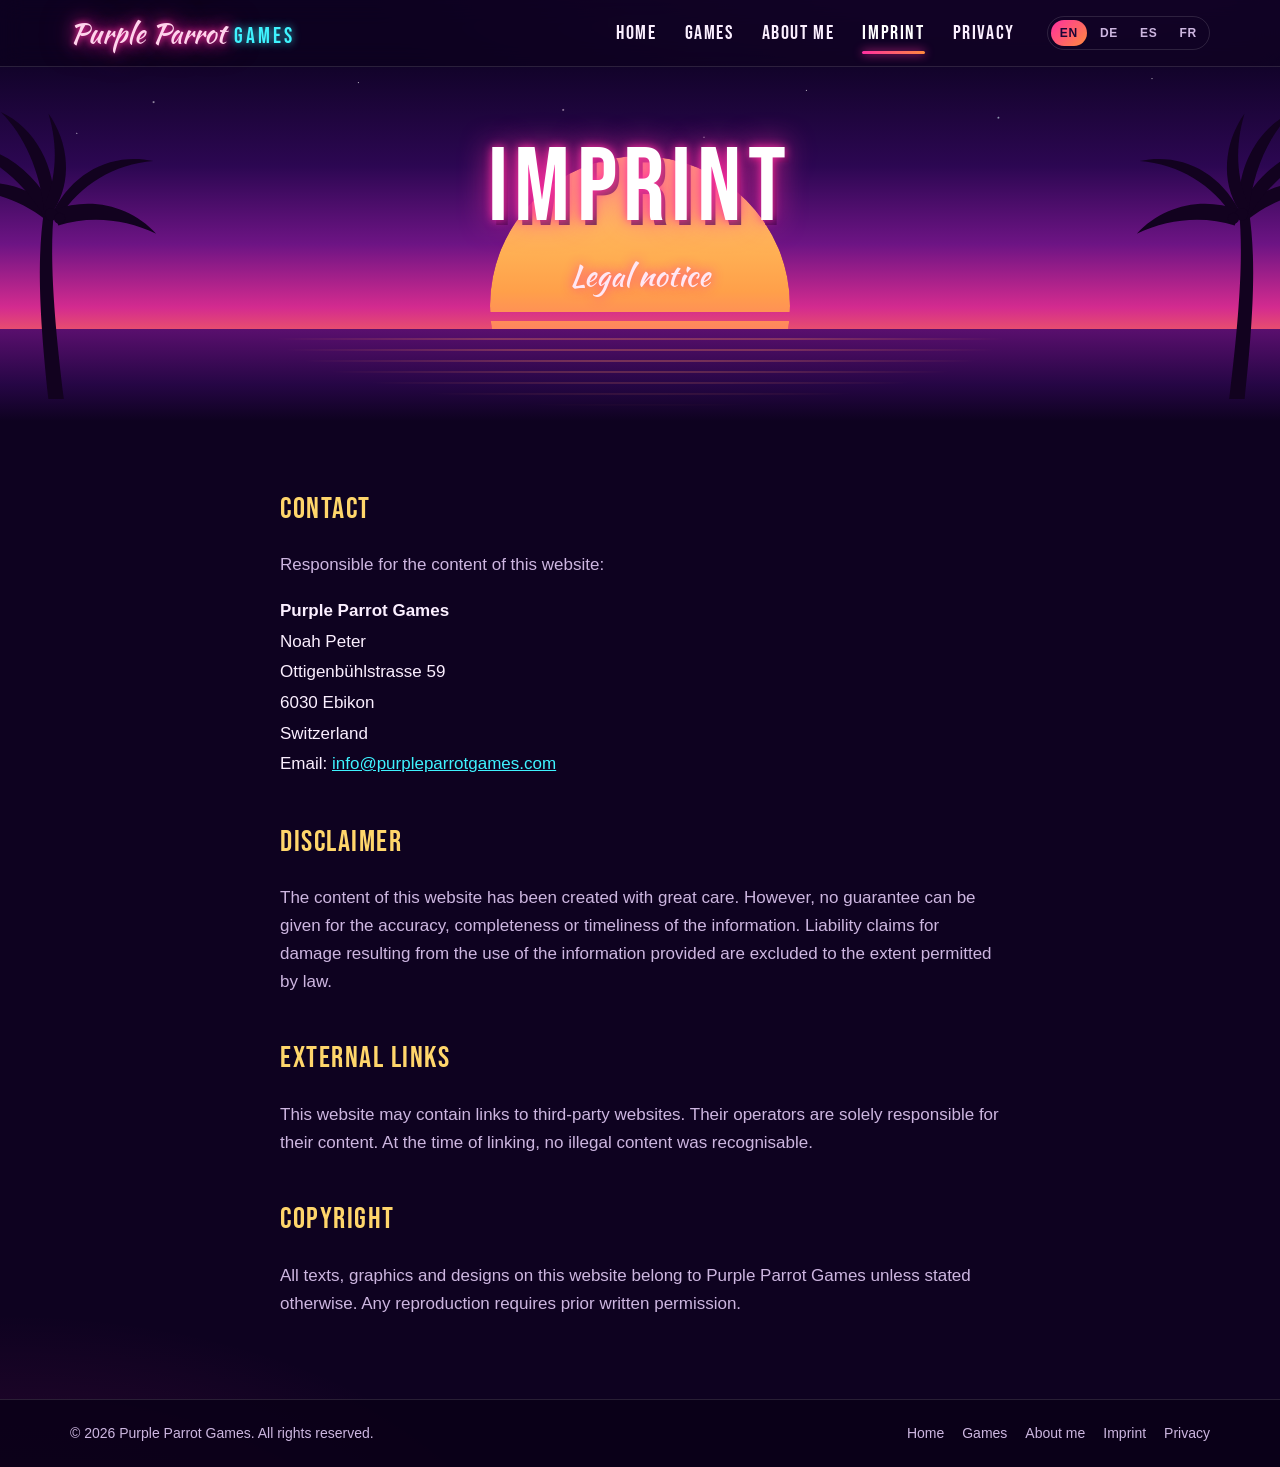
<file: impressum.html>
<!doctype html>
<html lang="en">
<head>
<meta charset="utf-8">
<meta name="viewport" content="width=device-width, initial-scale=1">
<title data-i18n="title.impressum">Imprint – Purple Parrot Games</title>
<meta name="description" content="Purple Parrot Games – independent game studio from Lucerne, Switzerland.">
<meta name="theme-color" content="#0e0220">
<link rel="icon" href="data:image/svg+xml,%3Csvg xmlns='http://www.w3.org/2000/svg' viewBox='0 0 64 64'%3E%3Cdefs%3E%3ClinearGradient id='g' x1='0' y1='0' x2='0' y2='1'%3E%3Cstop offset='0' stop-color='%23ffd66b'/%3E%3Cstop offset='1' stop-color='%23ff2fa0'/%3E%3C/linearGradient%3E%3C/defs%3E%3Ccircle cx='32' cy='32' r='30' fill='url(%23g)'/%3E%3Ctext x='32' y='43' font-family='Georgia' font-size='30' font-weight='700' text-anchor='middle' fill='%231a0536'%3EP%3C/text%3E%3C/svg%3E">
<link rel="preload" href="assets/fonts/bebas-neue.woff2" as="font" type="font/woff2" crossorigin>
<link rel="stylesheet" href="assets/style.css">
<script src="assets/i18n.js" defer></script>
</head>
<body>
<header class="site-header"><div class="bar">
<a class="logo" href="index.html" aria-label="Purple Parrot Games"><span class="s">Purple Parrot</span><span class="g">GAMES</span></a>
<button class="menu-btn" type="button" aria-expanded="false" aria-controls="nav" data-i18n-aria="menu" aria-label="Menu">&#9776;</button>
<nav class="nav" id="nav"><a href="index.html"><span data-i18n="nav.home">Home</span></a><a href="games.html"><span data-i18n="nav.games">Games</span></a><a href="about.html"><span data-i18n="nav.about">About me</span></a><a href="impressum.html" aria-current="page"><span data-i18n="nav.impressum">Imprint</span></a><a href="datenschutz.html"><span data-i18n="nav.privacy">Privacy</span></a></nav>
<div class="langs" role="group" aria-label="Language"><button type="button" data-lang="en" aria-pressed="true">EN</button><button type="button" data-lang="de" aria-pressed="false">DE</button><button type="button" data-lang="es" aria-pressed="false">ES</button><button type="button" data-lang="fr" aria-pressed="false">FR</button></div>
</div></header>
<main>
<section class="sky page-hero"><div class="sun" aria-hidden="true"></div><div class="sea" aria-hidden="true"></div><svg class="palm l" viewBox="0 0 300 420" aria-hidden="true" fill="currentColor">
<path d="M150 150c-6 60-2 140 14 270h-22c-14-128-16-206-6-270z"/>
<path d="M150 150c-40-40-100-50-148-26 46-6 96 8 136 40z"/>
<path d="M150 150c-30-60-84-96-140-92 50 14 96 50 126 102z"/>
<path d="M150 150c4-62-28-118-76-140 34 34 56 84 62 142z"/>
<path d="M150 150c30-56 84-82 142-70-56 4-104 34-134 80z"/>
<path d="M150 150c52-20 110-6 146 34-44-22-96-26-140-12z"/>
<path d="M150 150c26-40 22-96-8-138 14 46 12 92-6 132z"/>
<circle cx="146" cy="156" r="9"/><circle cx="158" cy="162" r="8"/>
</svg><svg class="palm r" viewBox="0 0 300 420" aria-hidden="true" fill="currentColor">
<path d="M150 150c-6 60-2 140 14 270h-22c-14-128-16-206-6-270z"/>
<path d="M150 150c-40-40-100-50-148-26 46-6 96 8 136 40z"/>
<path d="M150 150c-30-60-84-96-140-92 50 14 96 50 126 102z"/>
<path d="M150 150c4-62-28-118-76-140 34 34 56 84 62 142z"/>
<path d="M150 150c30-56 84-82 142-70-56 4-104 34-134 80z"/>
<path d="M150 150c52-20 110-6 146 34-44-22-96-26-140-12z"/>
<path d="M150 150c26-40 22-96-8-138 14 46 12 92-6 132z"/>
<circle cx="146" cy="156" r="9"/><circle cx="158" cy="162" r="8"/>
</svg>
<h1 data-i18n="nav.impressum">Imprint</h1><p data-i18n="imp.sub">Legal notice</p></section>
<section class="wrap narrow legal">
<h2 data-i18n="imp.h.contact">Contact</h2>
<p data-i18n="imp.responsible">Responsible for the content of this website:</p>
<address>
<strong>Purple Parrot Games</strong><br>
Noah Peter<br>
Ottigenbühlstrasse 59<br>
6030 Ebikon<br>
<span data-i18n="imp.country">Switzerland</span><br>
<span data-i18n="imp.email">Email</span>: <a href="mailto:info@purpleparrotgames.com">info@purpleparrotgames.com</a>
</address>
<h2 data-i18n="imp.h.liab">Disclaimer</h2><p data-i18n="imp.liab">The content of this website has been created with great care. However, no guarantee can be given for the accuracy, completeness or timeliness of the information. Liability claims for damage resulting from the use of the information provided are excluded to the extent permitted by law.</p>
<h2 data-i18n="imp.h.links">External links</h2><p data-i18n="imp.links">This website may contain links to third-party websites. Their operators are solely responsible for their content. At the time of linking, no illegal content was recognisable.</p>
<h2 data-i18n="imp.h.copy">Copyright</h2><p data-i18n="imp.copy">All texts, graphics and designs on this website belong to Purple Parrot Games unless stated otherwise. Any reproduction requires prior written permission.</p>
</section>
</main>
<footer class="site-footer"><div class="bar">
<span>© 2026 Purple Parrot Games. <span data-i18n="footer.rights">All rights reserved.</span></span>
<nav><a href="index.html"><span data-i18n="nav.home">Home</span></a><a href="games.html"><span data-i18n="nav.games">Games</span></a><a href="about.html"><span data-i18n="nav.about">About me</span></a><a href="impressum.html"><span data-i18n="nav.impressum">Imprint</span></a><a href="datenschutz.html"><span data-i18n="nav.privacy">Privacy</span></a></nav></div></footer>
</body>
</html>
</file>
<file: assets/style.css>
@font-face{font-family:"Kaushan Script";src:url(fonts/kaushan-script.woff2) format("woff2");font-display:swap}
@font-face{font-family:"Bebas Neue";src:url(fonts/bebas-neue.woff2) format("woff2");font-display:swap}

:root{
  --night:#0e0220;--deep:#1a0536;--purple:#3d0b66;--violet:#7a1fa2;
  --pink:#ff2fa0;--hot:#ff4f8b;--orange:#ff8a3d;--sun:#ffd66b;--cyan:#3ff3ff;
  --text:#fbefff;--muted:#cdb6e0;--line:rgba(255,255,255,.12);
  --glass:rgba(30,6,58,.62);
  --script:"Kaushan Script","Brush Script MT",cursive;
  --display:"Bebas Neue","Impact","Arial Narrow",sans-serif;
  --body:-apple-system,BlinkMacSystemFont,"Segoe UI",Roboto,Helvetica,Arial,sans-serif;
}
*{box-sizing:border-box}
html{scroll-behavior:smooth}
body{margin:0;background:var(--night);color:var(--text);font:17px/1.65 var(--body);
  background-image:radial-gradient(1200px 600px at 80% -10%,rgba(122,31,162,.35),transparent 60%),
  radial-gradient(900px 500px at 0% 110%,rgba(255,47,160,.18),transparent 60%);min-height:100vh;display:flex;flex-direction:column}
a{color:var(--cyan)}
img,svg{display:block}

/* ---------- header ---------- */
.site-header{position:sticky;top:0;z-index:50;background:rgba(14,2,32,.78);backdrop-filter:blur(12px);-webkit-backdrop-filter:blur(12px);border-bottom:1px solid var(--line)}
.bar{max-width:1180px;margin:0 auto;padding:10px 20px;display:flex;align-items:center;gap:20px}
.logo{display:flex;align-items:baseline;gap:8px;text-decoration:none;white-space:nowrap}
.logo .s{font-family:var(--script);font-size:28px;color:#ffd3ec;text-shadow:0 0 6px var(--pink),0 0 18px var(--pink),0 0 34px rgba(255,47,160,.6)}
.logo .g{font-family:var(--display);font-size:22px;letter-spacing:.14em;color:var(--cyan);text-shadow:0 0 8px rgba(63,243,255,.8)}
.nav{display:flex;gap:4px;margin-left:auto}
.nav a{font-family:var(--display);font-size:20px;letter-spacing:.08em;color:var(--text);text-decoration:none;padding:6px 12px;border-radius:8px;position:relative;transition:color .2s}
.nav a:hover{color:var(--sun)}
.nav a[aria-current=page]{color:#fff}
.nav a[aria-current=page]::after{content:"";position:absolute;left:12px;right:12px;bottom:2px;height:3px;border-radius:3px;background:linear-gradient(90deg,var(--pink),var(--orange));box-shadow:0 0 10px var(--pink)}
.langs{display:flex;gap:4px;padding:3px;border:1px solid var(--line);border-radius:999px}
.langs button{font:600 12px/1 var(--body);letter-spacing:.06em;color:var(--muted);background:none;border:0;padding:7px 9px;border-radius:999px;cursor:pointer}
.langs button:hover{color:var(--text)}
.langs button[aria-pressed=true]{background:linear-gradient(135deg,var(--pink),var(--orange));color:#1a0536}
.menu-btn{display:none;margin-left:auto;background:none;border:1px solid var(--line);color:var(--text);border-radius:10px;width:42px;height:38px;cursor:pointer;font-size:20px}

@media (max-width:900px){
  .menu-btn{display:block}
  .nav{position:absolute;top:100%;left:0;right:0;flex-direction:column;gap:0;background:rgba(14,2,32,.97);border-bottom:1px solid var(--line);padding:8px 16px 16px;display:none}
  .nav.open{display:flex}
  .nav a{font-size:24px;padding:10px 4px}
  .nav a[aria-current=page]::after{left:4px;right:auto;width:40px}
  .langs{order:3}
}
@media (max-width:520px){
  .bar{flex-wrap:wrap;gap:10px;padding:10px 16px}
  .logo .s{font-size:24px}.logo .g{font-size:18px}
  .langs{width:100%;justify-content:center}
  .menu-btn{order:2}
}

/* ---------- sky scenes ---------- */
.sky{position:relative;overflow:hidden;isolation:isolate;
  background:linear-gradient(180deg,#12032a 0%,#2c0752 28%,#6d1484 50%,#d42b8f 68%,#ff7a45 82%,#ffb35c 90%)}
.sky::before{/* stars */content:"";position:absolute;inset:0 0 45% 0;z-index:-1;opacity:.7;
  background-image:radial-gradient(1.5px 1.5px at 12% 18%,#fff,transparent),radial-gradient(1px 1px at 28% 8%,#fff,transparent),radial-gradient(1.5px 1.5px at 44% 22%,#ffe6f6,transparent),radial-gradient(1px 1px at 63% 12%,#fff,transparent),radial-gradient(1.5px 1.5px at 78% 26%,#dff,transparent),radial-gradient(1px 1px at 90% 6%,#fff,transparent),radial-gradient(1px 1px at 6% 34%,#fff,transparent),radial-gradient(1px 1px at 55% 36%,#fff,transparent)}
.sun{position:absolute;left:50%;bottom:18%;width:min(56vw,460px);aspect-ratio:1;transform:translateX(-50%);border-radius:50%;z-index:-1;
  background:linear-gradient(180deg,var(--sun) 0%,#ffa04a 45%,var(--pink) 100%);
  box-shadow:0 0 80px rgba(255,120,80,.55),0 0 160px rgba(255,47,160,.35);
  -webkit-mask:linear-gradient(#000 0 52%,transparent 52% 55%,#000 55% 63%,transparent 63% 67%,#000 67% 74%,transparent 74% 79%,#000 79% 85%,transparent 85% 91%,#000 91%);
          mask:linear-gradient(#000 0 52%,transparent 52% 55%,#000 55% 63%,transparent 63% 67%,#000 67% 74%,transparent 74% 79%,#000 79% 85%,transparent 85% 91%,#000 91%)}
.sea{position:absolute;left:0;right:0;bottom:0;height:20%;z-index:-1;
  background:linear-gradient(180deg,#5a0f6e 0%,#260645 60%,var(--night) 100%)}
.sea::before{content:"";position:absolute;inset:0;opacity:.55;
  background:repeating-linear-gradient(180deg,transparent 0 9px,rgba(255,140,90,.55) 9px 11px);
  -webkit-mask:radial-gradient(40% 120% at 50% 0,#000 30%,transparent 72%);mask:radial-gradient(40% 120% at 50% 0,#000 30%,transparent 72%)}
.palm{position:absolute;bottom:14%;z-index:-1;color:#12021f;width:min(34vw,330px);height:auto}
.palm.l{left:-4%}
.palm.r{right:-5%;transform:scaleX(-1)}
.palm.r.small{right:14%;width:min(18vw,170px);bottom:17%;opacity:.9}

.hero{min-height:min(86vh,820px);display:flex;align-items:center;justify-content:center;text-align:center;padding:90px 20px 220px}
.hero .kicker{font-family:var(--display);letter-spacing:.32em;font-size:clamp(14px,2.2vw,18px);color:#ffe3f3;text-shadow:0 0 10px rgba(255,47,160,.8)}
.brand-xl{margin:.3em 0 0;line-height:.9}
.brand-xl .s{display:block;font-family:var(--script);font-weight:400;font-size:clamp(58px,13vw,150px);color:#fff0fa;transform:rotate(-6deg);
  text-shadow:0 0 4px #fff,0 0 14px var(--pink),0 0 34px var(--pink),0 0 70px rgba(255,47,160,.8),4px 6px 0 rgba(60,0,80,.6)}
.brand-xl .g{display:block;margin-top:.3em;font-family:var(--display);font-size:clamp(34px,7vw,78px);letter-spacing:.35em;padding-left:.35em;
  color:transparent;-webkit-text-stroke:2px var(--cyan);text-shadow:0 0 18px rgba(63,243,255,.75)}
.tagline{max-width:620px;margin:22px auto 30px;font-size:clamp(17px,2.3vw,21px);color:#fff;text-shadow:0 2px 12px rgba(40,0,60,.9)}
.btns{display:flex;gap:14px;justify-content:center;flex-wrap:wrap}
.btn{font-family:var(--display);font-size:22px;letter-spacing:.1em;text-decoration:none;padding:12px 26px 10px;border-radius:12px;transition:transform .15s,box-shadow .2s}
.btn:hover{transform:translateY(-2px)}
.btn.primary{color:#1a0536;background:linear-gradient(135deg,var(--sun),var(--orange) 45%,var(--pink));box-shadow:0 8px 30px rgba(255,47,160,.45)}
.btn.ghost{color:#fff;border:2px solid var(--cyan);box-shadow:0 0 16px rgba(63,243,255,.4),inset 0 0 16px rgba(63,243,255,.2);background:rgba(14,2,32,.35)}

.page-hero{padding:70px 20px 120px;text-align:center}
.page-hero .sun{width:min(46vw,300px);bottom:-10%}
.page-hero .sea{height:26%}
.page-hero .palm{width:min(24vw,210px);bottom:6%}
.page-hero h1{margin:0;font-family:var(--display);font-weight:400;font-size:clamp(52px,10vw,104px);letter-spacing:.06em;line-height:1;color:#fff;
  text-shadow:0 0 10px var(--pink),0 0 30px var(--pink),4px 5px 0 rgba(50,0,70,.7)}
.page-hero p{margin:10px 0 0;font-family:var(--script);font-size:clamp(22px,3.4vw,30px);color:#ffe7f4;text-shadow:0 0 12px rgba(255,47,160,.9)}

/* ---------- content ---------- */
main{flex:1}
.wrap{max-width:1080px;margin:0 auto;padding:64px 20px}
.narrow{max-width:760px}
.section-title{font-family:var(--display);font-weight:400;font-size:clamp(34px,5vw,48px);letter-spacing:.06em;margin:0 0 18px;
  background:linear-gradient(90deg,var(--sun),var(--orange),var(--pink));-webkit-background-clip:text;background-clip:text;color:transparent}
.lead{font-size:19px;color:var(--muted);max-width:720px}
.grid{display:grid;grid-template-columns:repeat(auto-fit,minmax(280px,1fr));gap:24px;margin-top:28px}
.card{position:relative;padding:28px;border-radius:20px;background:var(--glass);border:1px solid rgba(255,47,160,.35);
  box-shadow:0 0 0 1px rgba(63,243,255,.06),0 20px 50px rgba(0,0,0,.35)}
.card h3{font-family:var(--display);font-weight:400;font-size:34px;letter-spacing:.05em;margin:0 0 4px}
.card .meta{font-size:14px;letter-spacing:.06em;text-transform:uppercase;color:var(--cyan);margin-bottom:12px}
.card p{color:var(--muted);margin:0 0 10px}
.badge{display:inline-block;font:700 12px/1 var(--body);letter-spacing:.12em;text-transform:uppercase;padding:7px 11px;border-radius:999px;color:#1a0536;background:linear-gradient(135deg,var(--sun),var(--pink))}
.game-art{height:190px;border-radius:14px;margin:-8px -8px 22px;overflow:hidden;position:relative;
  background:linear-gradient(180deg,#2c0752,#a01d8a 60%,#ff8a3d)}
.game-art .tag{position:absolute;left:18px;bottom:14px;font-family:var(--script);font-size:40px;color:#fff;text-shadow:0 0 12px var(--pink),0 0 26px var(--pink)}
.game-art .tower{position:absolute;bottom:0;background:#1a0430;border-radius:3px 3px 0 0}
.game-art .tower::after{content:"";position:absolute;inset:10px 6px auto;height:70%;opacity:.7;
  background:repeating-linear-gradient(180deg,transparent 0 7px,rgba(255,214,107,.55) 7px 9px)}
.card.soon{display:flex;flex-direction:column;justify-content:center;align-items:flex-start;border-style:dashed;border-color:rgba(63,243,255,.4)}
.card.soon .q{font-family:var(--script);font-size:64px;line-height:1;color:var(--cyan);text-shadow:0 0 16px rgba(63,243,255,.7);margin-bottom:8px}

.feature{display:grid;grid-template-columns:1.1fr .9fr;gap:36px;align-items:center}
@media (max-width:800px){.feature{grid-template-columns:1fr}}

.about{display:grid;grid-template-columns:220px 1fr;gap:40px;align-items:start}
.avatar{width:220px;aspect-ratio:1;border-radius:50%;display:grid;place-items:center;font-family:var(--script);font-size:96px;color:#fff;
  background:radial-gradient(circle at 50% 35%,var(--sun),var(--orange) 40%,var(--pink) 70%,var(--violet));
  box-shadow:0 0 0 4px var(--night),0 0 0 6px var(--cyan),0 0 40px rgba(63,243,255,.5);text-shadow:0 0 18px var(--pink)}
.about p{color:var(--muted)}
.about p strong{color:var(--text)}
.chips{display:flex;flex-wrap:wrap;gap:8px;margin-top:18px}
.chips span{font-size:14px;padding:6px 12px;border-radius:999px;border:1px solid rgba(63,243,255,.4);color:var(--cyan)}
@media (max-width:700px){.about{grid-template-columns:1fr}.avatar{width:160px;font-size:70px;margin:0 auto}}

.legal h2{font-family:var(--display);font-weight:400;font-size:30px;letter-spacing:.05em;margin:38px 0 8px;color:var(--sun)}
.legal h2:first-child{margin-top:0}
.legal p,.legal li{color:var(--muted)}
.legal address{font-style:normal;color:var(--text);line-height:1.8}
.todo{background:rgba(255,214,107,.18);color:var(--sun);border:1px dashed var(--sun);border-radius:6px;padding:1px 6px}
.note{font-size:14px;color:var(--muted);border-left:3px solid var(--pink);padding-left:12px;margin-top:36px}

/* ---------- footer ---------- */
.site-footer{border-top:1px solid var(--line);background:rgba(10,1,24,.9)}
.site-footer .bar{flex-wrap:wrap;justify-content:space-between;padding:22px 20px;font-size:14px;color:var(--muted)}
.site-footer nav{display:flex;gap:18px;flex-wrap:wrap}
.site-footer a{color:var(--muted);text-decoration:none}
.site-footer a:hover{color:var(--pink)}

@media (prefers-reduced-motion:no-preference){
  .sun{animation:glow 6s ease-in-out infinite alternate}
  @keyframes glow{to{box-shadow:0 0 110px rgba(255,120,80,.7),0 0 200px rgba(255,47,160,.45)}}
  .brand-xl .s{animation:flicker 7s infinite}
  @keyframes flicker{0%,92%,100%{opacity:1}93%{opacity:.75}94%{opacity:1}96%{opacity:.85}}
}
.logo-mark{width:36px;height:36px;align-self:center;filter:drop-shadow(0 0 6px rgba(255,47,160,.65))}
@media (max-width:520px){.logo-mark{width:30px;height:30px}}
</file>
